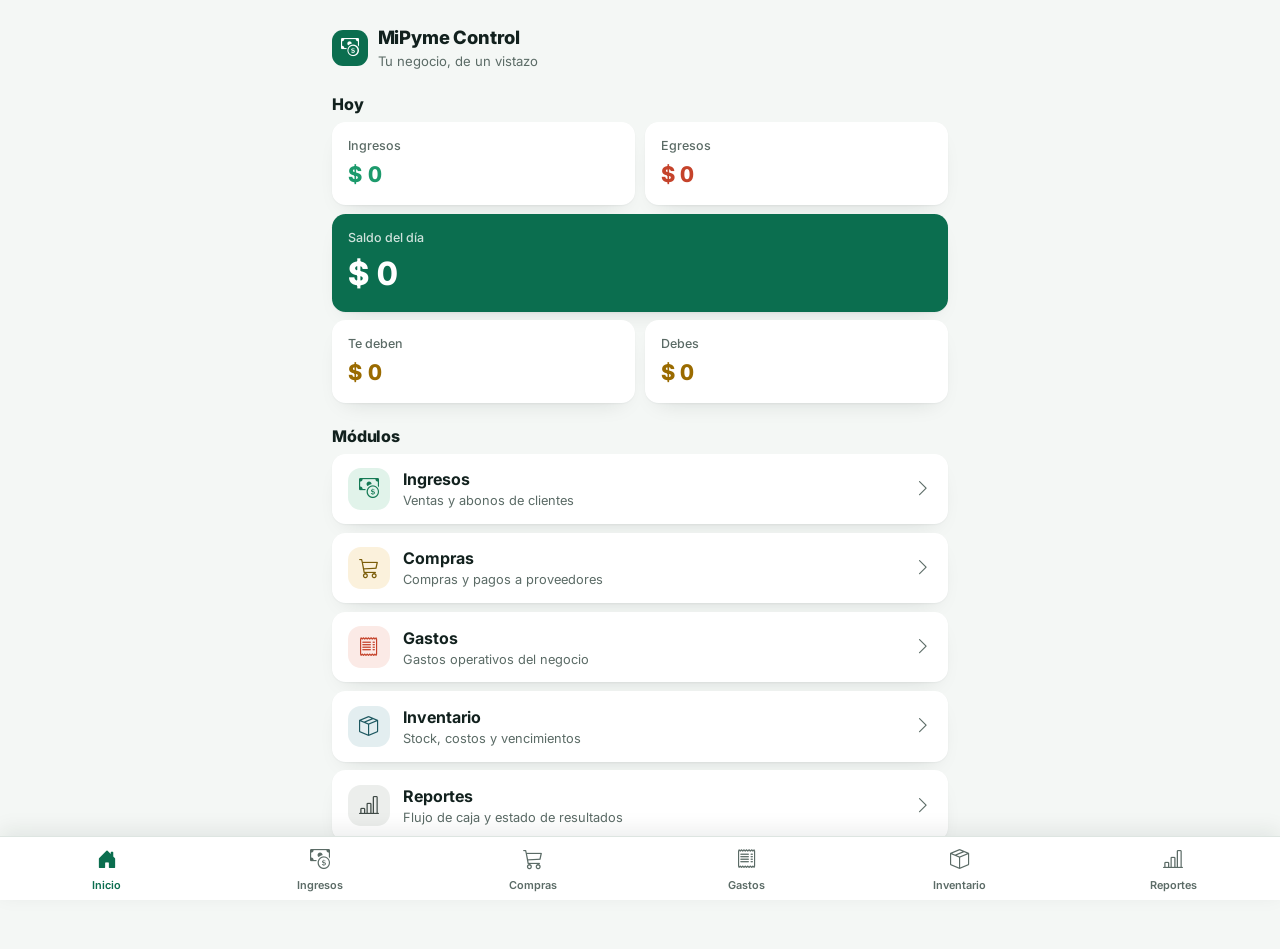
<file: index.html>
<!DOCTYPE html>
<html lang="es">
<head>
<meta charset="UTF-8">
<meta name="viewport" content="width=device-width, initial-scale=1">
<title>MiPyme Control</title>
<link rel="icon" href="data:image/svg+xml,%3Csvg xmlns='http://www.w3.org/2000/svg' viewBox='0 0 24 24'%3E%3Ccircle cx='12' cy='12' r='11' fill='%230B6E4F'/%3E%3Cpath d='M12 5v14M15.5 8.5c0-1.5-1.5-2-3-2s-3 .8-3 2c0 3 6 1.5 6 4.5 0 1.5-1.5 2.3-3 2.3s-3-.7-3-2.3' stroke='white' stroke-width='1.6' fill='none' stroke-linecap='round'/%3E%3C/svg%3E">
<link rel="preconnect" href="https://fonts.googleapis.com">
<link href="https://fonts.googleapis.com/css2?family=Inter:wght@400;500;600;700;800&display=swap" rel="stylesheet">
<link href="https://cdn.jsdelivr.net/npm/bootstrap@5.3.3/dist/css/bootstrap.min.css" rel="stylesheet">
<link href="https://cdn.jsdelivr.net/npm/bootstrap-icons@1.11.3/font/bootstrap-icons.min.css" rel="stylesheet">
<link href="css/styles.css" rel="stylesheet">
</head>
<body data-pagina="index">
<main class="container py-4 fade-in-up">

  <div class="brand-lockup mb-4">
    <div class="brand-mark"><i class="bi bi-cash-coin"></i></div>
    <div>
      <div class="fw-brand" style="font-size:1.15rem">MiPyme Control</div>
      <div class="text-secondary-app" style="font-size:.82rem">Tu negocio, de un vistazo</div>
    </div>
  </div>

  <h2 class="h6 fw-brand mb-2">Hoy</h2>
  <div class="summary-grid mb-2">
    <div class="summary-tile">
      <span class="summary-tile-label">Ingresos</span>
      <span class="summary-tile-value amount-positive" id="sumIngresos">-</span>
    </div>
    <div class="summary-tile">
      <span class="summary-tile-label">Egresos</span>
      <span class="summary-tile-value amount-negative" id="sumEgresos">-</span>
    </div>
    <div class="summary-tile is-total">
      <span class="summary-tile-label">Saldo del día</span>
      <span class="summary-tile-value" id="sumSaldo">-</span>
    </div>
  </div>

  <div class="summary-grid mb-4">
    <div class="summary-tile">
      <span class="summary-tile-label">Te deben</span>
      <span class="summary-tile-value amount-pending" id="sumTeDeben">-</span>
    </div>
    <div class="summary-tile">
      <span class="summary-tile-label">Debes</span>
      <span class="summary-tile-value amount-pending" id="sumDebes">-</span>
    </div>
  </div>

  <div class="alert-section mb-4">
    <h2 class="h6 fw-brand mb-2">Alertas</h2>
    <div class="alert-list" id="listaAlertas"></div>
  </div>

  <h2 class="h6 fw-brand mb-2">Módulos</h2>
  <div class="module-list">
    <a href="ingresos.html" class="module-item">
      <div class="module-item-icon bg-success-subtle text-success"><i class="bi bi-cash-coin"></i></div>
      <div class="module-item-text">
        <div class="module-item-title">Ingresos</div>
        <div class="module-item-hint">Ventas y abonos de clientes</div>
      </div>
      <i class="bi bi-chevron-right module-item-chevron"></i>
    </a>
    <a href="compras.html" class="module-item">
      <div class="module-item-icon bg-warning-subtle text-warning-emphasis"><i class="bi bi-cart3"></i></div>
      <div class="module-item-text">
        <div class="module-item-title">Compras</div>
        <div class="module-item-hint">Compras y pagos a proveedores</div>
      </div>
      <i class="bi bi-chevron-right module-item-chevron"></i>
    </a>
    <a href="gastos.html" class="module-item">
      <div class="module-item-icon bg-danger-subtle text-danger"><i class="bi bi-receipt"></i></div>
      <div class="module-item-text">
        <div class="module-item-title">Gastos</div>
        <div class="module-item-hint">Gastos operativos del negocio</div>
      </div>
      <i class="bi bi-chevron-right module-item-chevron"></i>
    </a>
    <a href="inventario.html" class="module-item">
      <div class="module-item-icon bg-info-subtle text-info-emphasis"><i class="bi bi-box-seam"></i></div>
      <div class="module-item-text">
        <div class="module-item-title">Inventario</div>
        <div class="module-item-hint">Stock, costos y vencimientos</div>
      </div>
      <i class="bi bi-chevron-right module-item-chevron"></i>
    </a>
    <a href="reportes.html" class="module-item">
      <div class="module-item-icon bg-secondary-subtle text-secondary-emphasis"><i class="bi bi-bar-chart-line"></i></div>
      <div class="module-item-text">
        <div class="module-item-title">Reportes</div>
        <div class="module-item-hint">Flujo de caja y estado de resultados</div>
      </div>
      <i class="bi bi-chevron-right module-item-chevron"></i>
    </a>
  </div>

</main>
<script src="https://cdn.jsdelivr.net/npm/bootstrap@5.3.3/dist/js/bootstrap.bundle.min.js"></script>
<script src="js/storage.js"></script>
<script src="js/utils.js"></script>
<script src="js/ui.js"></script>
<script src="js/dashboard.js"></script>
</body>
</html>
</file>
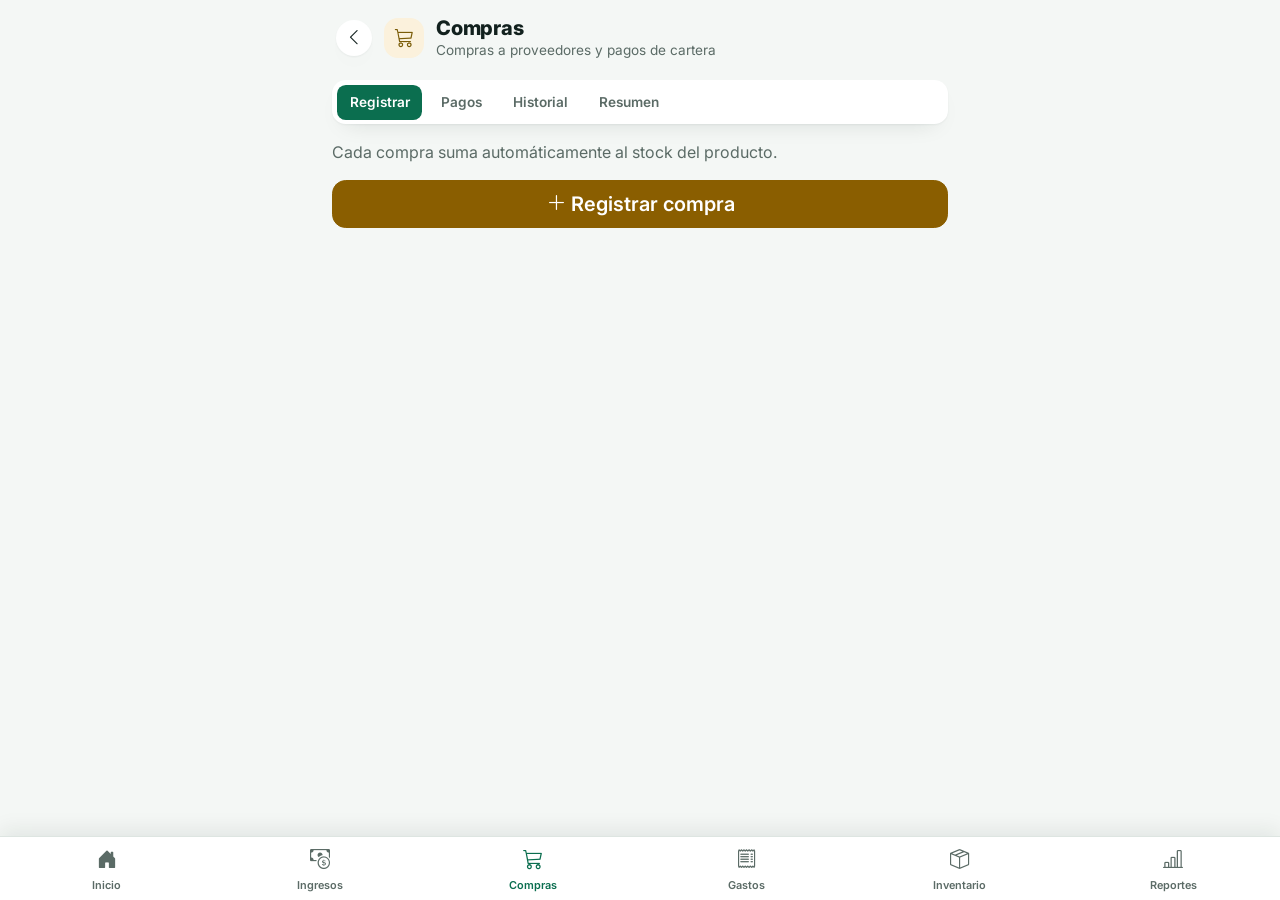
<file: compras.html>
<!DOCTYPE html>
<html lang="es">
<head>
<meta charset="UTF-8">
<meta name="viewport" content="width=device-width, initial-scale=1">
<title>Compras · MiPyme Control</title>
<link rel="icon" href="data:image/svg+xml,%3Csvg xmlns='http://www.w3.org/2000/svg' viewBox='0 0 24 24'%3E%3Ccircle cx='12' cy='12' r='11' fill='%230B6E4F'/%3E%3Cpath d='M12 5v14M15.5 8.5c0-1.5-1.5-2-3-2s-3 .8-3 2c0 3 6 1.5 6 4.5 0 1.5-1.5 2.3-3 2.3s-3-.7-3-2.3' stroke='white' stroke-width='1.6' fill='none' stroke-linecap='round'/%3E%3C/svg%3E">
<link rel="preconnect" href="https://fonts.googleapis.com">
<link href="https://fonts.googleapis.com/css2?family=Inter:wght@400;500;600;700;800&display=swap" rel="stylesheet">
<link href="https://cdn.jsdelivr.net/npm/bootstrap@5.3.3/dist/css/bootstrap.min.css" rel="stylesheet">
<link href="https://cdn.jsdelivr.net/npm/bootstrap-icons@1.11.3/font/bootstrap-icons.min.css" rel="stylesheet">
<link href="css/styles.css" rel="stylesheet">
</head>
<body data-pagina="compras">

<header class="app-header">
  <a href="index.html" class="app-header-back" aria-label="Volver al inicio"><i class="bi bi-chevron-left"></i></a>
  <div class="app-header-icon bg-warning-subtle text-warning-emphasis"><i class="bi bi-cart3"></i></div>
  <div class="app-header-text">
    <h1 class="app-header-title">Compras</h1>
    <p class="app-header-subtitle">Compras a proveedores y pagos de cartera</p>
  </div>
</header>

<main class="container py-3 fade-in-up">

  <ul class="nav nav-tabs" id="tabs" role="tablist">
    <li class="nav-item"><button class="nav-link active" data-bs-toggle="tab" data-bs-target="#tab-registrar" type="button">Registrar</button></li>
    <li class="nav-item"><button class="nav-link" data-bs-toggle="tab" data-bs-target="#tab-pagos" type="button">Pagos</button></li>
    <li class="nav-item"><button class="nav-link" data-bs-toggle="tab" data-bs-target="#tab-historial" type="button">Historial</button></li>
    <li class="nav-item"><button class="nav-link" data-bs-toggle="tab" data-bs-target="#tab-resumen" type="button">Resumen</button></li>
  </ul>

  <div class="tab-content">

    <div class="tab-pane fade show active" id="tab-registrar">
      <p class="text-secondary-app">Cada compra suma automáticamente al stock del producto.</p>
      <button class="btn btn-warning btn-lg w-100" data-bs-toggle="modal" data-bs-target="#modalCompra"><i class="bi bi-plus-lg"></i> Registrar compra</button>
    </div>

    <div class="tab-pane fade" id="tab-pagos">
      <h2 class="h6 fw-brand">Proveedores con saldo pendiente</h2>
      <table class="table table-cards">
        <thead><tr><th>Proveedor</th><th class="text-end">Debemos</th></tr></thead>
        <tbody id="tablaCxP"></tbody>
      </table>

      <h2 class="h6 fw-brand mt-4">Registrar pago</h2>
      <form id="formPago" class="form-inline needs-validation card-surface p-3" novalidate>
        <div class="form-inline-field form-inline-field-grow">
          <label class="form-label">Proveedor</label>
          <input class="form-control" name="proveedorNombre" list="listaProveedores" required>
          <datalist id="listaProveedores"></datalist>
          <div class="invalid-feedback">Indica el proveedor.</div>
        </div>
        <div class="form-inline-field">
          <label class="form-label">Fecha</label>
          <input type="date" class="form-control" name="fecha" required>
        </div>
        <div class="form-inline-field form-inline-field-sm">
          <label class="form-label">Monto</label>
          <input type="text" class="form-control input-moneda" name="monto" placeholder="$ 0" required>
        </div>
        <div class="form-inline-field">
          <label class="form-label">Método</label>
          <div class="d-flex gap-1">
            <select class="form-select" name="metodoPago" required></select>
            <button type="button" class="btn btn-outline-secondary btn-nueva-forma-pago" title="Nuevo método de pago"><i class="bi bi-plus-lg"></i></button>
          </div>
        </div>
        <div class="form-inline-field-btn">
          <button class="btn btn-warning">Pagar</button>
        </div>
      </form>

      <h2 class="h6 fw-brand mt-4">Historial de pagos</h2>
      <table class="table table-cards">
        <thead><tr><th>Fecha</th><th>Proveedor</th><th class="text-end">Monto</th><th>Método</th><th></th></tr></thead>
        <tbody id="tablaHistorialPagos"></tbody>
      </table>
    </div>

    <div class="tab-pane fade" id="tab-historial">
      <div class="row g-2 mb-3">
        <div class="col-6 col-md-3"><input type="date" id="histDesde" class="form-control form-control-sm"></div>
        <div class="col-6 col-md-3"><input type="date" id="histHasta" class="form-control form-control-sm"></div>
        <div class="col-md-3"><button id="btnFiltrarHist" class="btn btn-sm btn-outline-primary">Filtrar</button></div>
      </div>
      <table class="table table-cards">
        <thead><tr><th>Producto</th><th>Fecha</th><th class="text-end">Cant.</th><th class="text-end">Total</th><th>Método</th><th>Proveedor</th><th></th></tr></thead>
        <tbody id="tablaHistorial"></tbody>
      </table>
    </div>

    <div class="tab-pane fade" id="tab-resumen">
      <div class="btn-group mb-3" role="group">
        <button class="btn btn-outline-primary active" data-periodo="dia">Día</button>
        <button class="btn btn-outline-primary" data-periodo="semana">Semana</button>
        <button class="btn btn-outline-primary" data-periodo="mes">Mes</button>
      </div>
      <input type="date" id="resumenFecha" class="form-control form-control-sm d-inline-block w-auto mb-3 ms-2">
      <table class="table card-surface p-2">
        <tbody id="tablaResumen"></tbody>
      </table>
    </div>

  </div>
</main>

<div class="modal fade" id="modalCompra" tabindex="-1">
  <div class="modal-dialog">
    <div class="modal-content">
      <form id="formCompra" class="needs-validation" novalidate>
        <div class="modal-header">
          <h5 class="modal-title fw-brand">Registrar compra</h5>
          <button type="button" class="btn-close" data-bs-dismiss="modal"></button>
        </div>
        <div class="modal-body">
          <div class="mb-2">
            <button type="button" id="btnVoz" class="btn btn-outline-danger btn-voz btn-sm" data-ejemplo="5 camisetas a 15 mil en efectivo de Juan"><i class="bi bi-mic-fill"></i> Dictar compra por voz</button>
            <div id="estadoVoz" class="voice-status"></div>
          </div>
          <div class="mb-2">
            <label class="form-label">Fecha</label>
            <input type="date" name="fecha" class="form-control" required>
          </div>
          <div class="mb-2">
            <label class="form-label">Producto</label>
            <select name="productoId" class="form-select" required></select>
            <div class="invalid-feedback">Selecciona un producto (créalo primero en Inventario).</div>
          </div>
          <div class="row g-2">
            <div class="col-6">
              <label class="form-label">Cantidad</label>
              <input type="number" name="cantidad" min="0.001" step="0.001" value="1" class="form-control" required>
            </div>
            <div class="col-6">
              <label class="form-label">Costo unitario</label>
              <input type="text" name="costoUnitario" class="form-control input-moneda" placeholder="$ 0" required>
            </div>
          </div>
          <div class="mb-2 mt-2">
            <label class="form-label">Método de pago</label>
            <div class="d-flex gap-1">
              <select name="metodoPago" class="form-select" required></select>
              <button type="button" class="btn btn-outline-secondary btn-nueva-forma-pago" title="Nuevo método de pago"><i class="bi bi-plus-lg"></i></button>
            </div>
          </div>
          <div class="mb-2" id="grupoProveedor">
            <label class="form-label">Proveedor (obligatorio si es a crédito)</label>
            <input class="form-control" name="proveedorNombre" list="listaProveedoresCompra">
            <datalist id="listaProveedoresCompra"></datalist>
          </div>
          <div class="mb-2">
            <label class="form-label">Notas</label>
            <input class="form-control" name="notas">
          </div>
        </div>
        <div class="modal-footer">
          <button type="submit" class="btn btn-warning">Guardar compra</button>
        </div>
      </form>
    </div>
  </div>
</div>

<script src="https://cdn.jsdelivr.net/npm/bootstrap@5.3.3/dist/js/bootstrap.bundle.min.js"></script>
<script src="js/storage.js"></script>
<script src="js/utils.js"></script>
<script src="js/voice.js"></script>
<script src="js/ui.js"></script>
<script src="js/compras.js"></script>
</body>
</html>
</file>
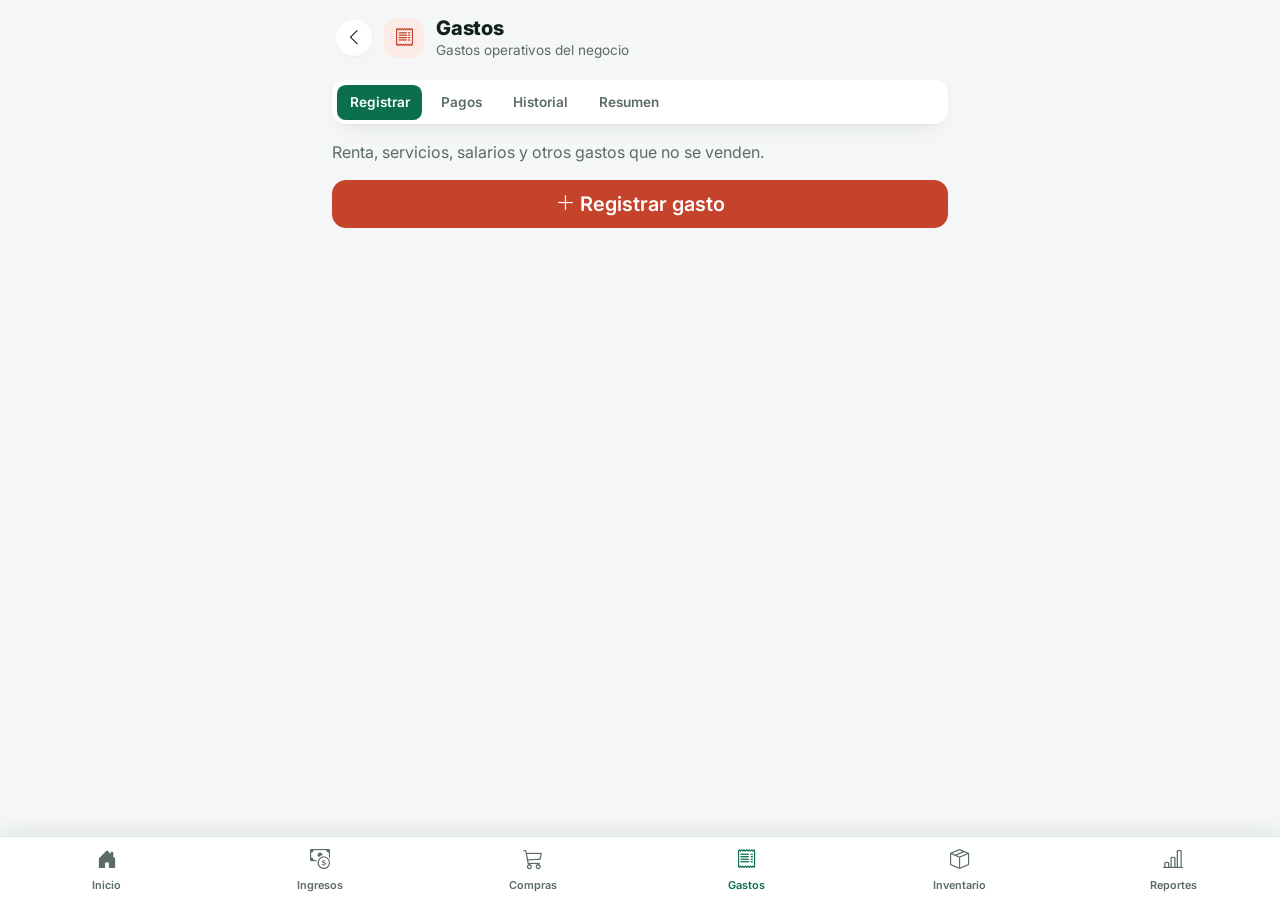
<file: gastos.html>
<!DOCTYPE html>
<html lang="es">
<head>
<meta charset="UTF-8">
<meta name="viewport" content="width=device-width, initial-scale=1">
<title>Gastos · MiPyme Control</title>
<link rel="icon" href="data:image/svg+xml,%3Csvg xmlns='http://www.w3.org/2000/svg' viewBox='0 0 24 24'%3E%3Ccircle cx='12' cy='12' r='11' fill='%230B6E4F'/%3E%3Cpath d='M12 5v14M15.5 8.5c0-1.5-1.5-2-3-2s-3 .8-3 2c0 3 6 1.5 6 4.5 0 1.5-1.5 2.3-3 2.3s-3-.7-3-2.3' stroke='white' stroke-width='1.6' fill='none' stroke-linecap='round'/%3E%3C/svg%3E">
<link rel="preconnect" href="https://fonts.googleapis.com">
<link href="https://fonts.googleapis.com/css2?family=Inter:wght@400;500;600;700;800&display=swap" rel="stylesheet">
<link href="https://cdn.jsdelivr.net/npm/bootstrap@5.3.3/dist/css/bootstrap.min.css" rel="stylesheet">
<link href="https://cdn.jsdelivr.net/npm/bootstrap-icons@1.11.3/font/bootstrap-icons.min.css" rel="stylesheet">
<link href="css/styles.css" rel="stylesheet">
</head>
<body data-pagina="gastos">

<header class="app-header">
  <a href="index.html" class="app-header-back" aria-label="Volver al inicio"><i class="bi bi-chevron-left"></i></a>
  <div class="app-header-icon bg-danger-subtle text-danger"><i class="bi bi-receipt"></i></div>
  <div class="app-header-text">
    <h1 class="app-header-title">Gastos</h1>
    <p class="app-header-subtitle">Gastos operativos del negocio</p>
  </div>
</header>

<main class="container py-3 fade-in-up">

  <ul class="nav nav-tabs" id="tabs" role="tablist">
    <li class="nav-item"><button class="nav-link active" data-bs-toggle="tab" data-bs-target="#tab-registrar" type="button">Registrar</button></li>
    <li class="nav-item"><button class="nav-link" data-bs-toggle="tab" data-bs-target="#tab-pagos" type="button">Pagos</button></li>
    <li class="nav-item"><button class="nav-link" data-bs-toggle="tab" data-bs-target="#tab-historial" type="button">Historial</button></li>
    <li class="nav-item"><button class="nav-link" data-bs-toggle="tab" data-bs-target="#tab-resumen" type="button">Resumen</button></li>
  </ul>

  <div class="tab-content">

    <div class="tab-pane fade show active" id="tab-registrar">
      <p class="text-secondary-app">Renta, servicios, salarios y otros gastos que no se venden.</p>
      <button class="btn btn-danger btn-lg w-100" data-bs-toggle="modal" data-bs-target="#modalGasto"><i class="bi bi-plus-lg"></i> Registrar gasto</button>
    </div>

    <div class="tab-pane fade" id="tab-pagos">
      <h2 class="h6 fw-brand">Gastos a crédito pendientes de pago</h2>
      <table class="table table-cards">
        <thead><tr><th>Concepto</th><th>Fecha</th><th class="text-end">Debemos</th></tr></thead>
        <tbody id="tablaPendientes"></tbody>
      </table>

      <h2 class="h6 fw-brand mt-4">Registrar pago</h2>
      <form id="formPago" class="form-inline needs-validation card-surface p-3" novalidate>
        <div class="form-inline-field form-inline-field-grow">
          <label class="form-label">Gasto</label>
          <select class="form-select" name="gastoId" required></select>
          <div class="invalid-feedback">Elige un gasto pendiente.</div>
        </div>
        <div class="form-inline-field">
          <label class="form-label">Fecha</label>
          <input type="date" class="form-control" name="fecha" required>
        </div>
        <div class="form-inline-field form-inline-field-sm">
          <label class="form-label">Monto</label>
          <input type="text" class="form-control input-moneda" name="monto" placeholder="$ 0" required>
        </div>
        <div class="form-inline-field">
          <label class="form-label">Método</label>
          <div class="d-flex gap-1">
            <select class="form-select" name="metodoPago" required></select>
            <button type="button" class="btn btn-outline-secondary btn-nueva-forma-pago" title="Nuevo método de pago"><i class="bi bi-plus-lg"></i></button>
          </div>
        </div>
        <div class="form-inline-field-btn">
          <button class="btn btn-danger">Pagar</button>
        </div>
      </form>

      <h2 class="h6 fw-brand mt-4">Historial de pagos</h2>
      <table class="table table-cards">
        <thead><tr><th>Fecha</th><th>Concepto</th><th class="text-end">Monto</th><th>Método</th><th></th></tr></thead>
        <tbody id="tablaHistorialPagos"></tbody>
      </table>
    </div>

    <div class="tab-pane fade" id="tab-historial">
      <div class="row g-2 mb-3">
        <div class="col-6 col-md-3"><input type="date" id="histDesde" class="form-control form-control-sm"></div>
        <div class="col-6 col-md-3"><input type="date" id="histHasta" class="form-control form-control-sm"></div>
        <div class="col-md-3"><button id="btnFiltrarHist" class="btn btn-sm btn-outline-primary">Filtrar</button></div>
      </div>
      <table class="table table-cards">
        <thead><tr><th>Concepto</th><th>Fecha</th><th class="text-end">Monto</th><th>Método</th><th></th></tr></thead>
        <tbody id="tablaHistorial"></tbody>
      </table>
    </div>

    <div class="tab-pane fade" id="tab-resumen">
      <div class="btn-group mb-3" role="group">
        <button class="btn btn-outline-primary active" data-periodo="dia">Día</button>
        <button class="btn btn-outline-primary" data-periodo="semana">Semana</button>
        <button class="btn btn-outline-primary" data-periodo="mes">Mes</button>
      </div>
      <input type="date" id="resumenFecha" class="form-control form-control-sm d-inline-block w-auto mb-3 ms-2">
      <table class="table card-surface p-2">
        <tbody id="tablaResumen"></tbody>
      </table>
    </div>

  </div>
</main>

<div class="modal fade" id="modalGasto" tabindex="-1">
  <div class="modal-dialog">
    <div class="modal-content">
      <form id="formGasto" class="needs-validation" novalidate>
        <div class="modal-header">
          <h5 class="modal-title fw-brand">Registrar gasto</h5>
          <button type="button" class="btn-close" data-bs-dismiss="modal"></button>
        </div>
        <div class="modal-body">
          <div class="mb-2">
            <button type="button" id="btnVoz" class="btn btn-outline-danger btn-voz btn-sm" data-ejemplo="Arriendo 50 mil en efectivo"><i class="bi bi-mic-fill"></i> Dictar gasto por voz</button>
            <div id="estadoVoz" class="voice-status"></div>
          </div>
          <div class="mb-2">
            <label class="form-label">Fecha</label>
            <input type="date" name="fecha" class="form-control" required>
          </div>
          <div class="mb-2">
            <label class="form-label">Concepto</label>
            <input class="form-control" name="concepto" required placeholder="Ej: Arriendo, servicios, transporte">
            <div class="invalid-feedback">Describe el gasto.</div>
          </div>
          <div class="mb-2">
            <label class="form-label">Monto</label>
            <input type="text" name="monto" class="form-control input-moneda" placeholder="$ 0" required>
          </div>
          <div class="mb-2">
            <label class="form-label">Método de pago</label>
            <div class="d-flex gap-1">
              <select name="metodoPago" class="form-select" required></select>
              <button type="button" class="btn btn-outline-secondary btn-nueva-forma-pago" title="Nuevo método de pago"><i class="bi bi-plus-lg"></i></button>
            </div>
          </div>
          <div class="mb-2">
            <label class="form-label">Notas</label>
            <input class="form-control" name="notas">
          </div>
        </div>
        <div class="modal-footer">
          <button type="submit" class="btn btn-danger">Guardar gasto</button>
        </div>
      </form>
    </div>
  </div>
</div>

<script src="https://cdn.jsdelivr.net/npm/bootstrap@5.3.3/dist/js/bootstrap.bundle.min.js"></script>
<script src="js/storage.js"></script>
<script src="js/utils.js"></script>
<script src="js/voice.js"></script>
<script src="js/ui.js"></script>
<script src="js/gastos.js"></script>
</body>
</html>
</file>
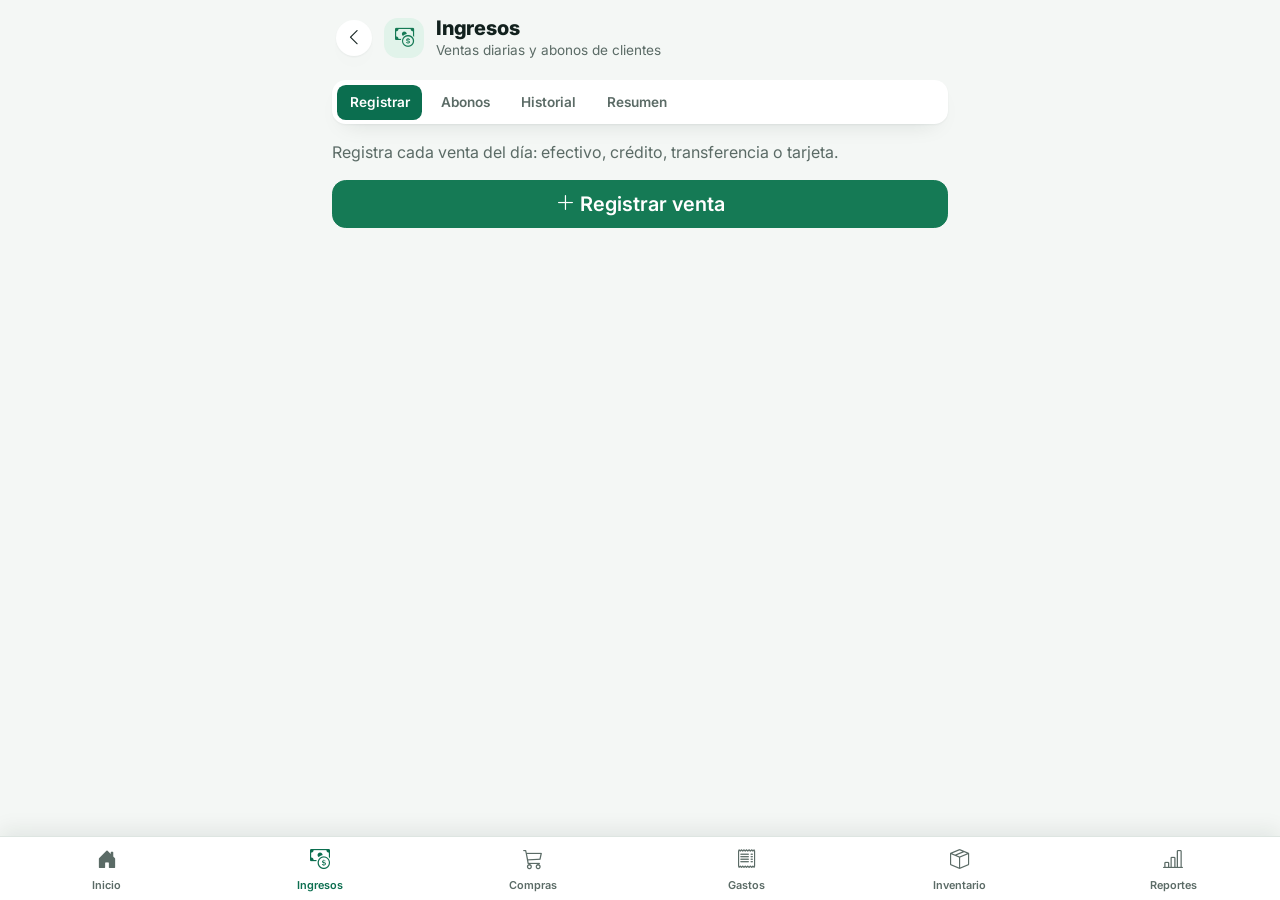
<file: ingresos.html>
<!DOCTYPE html>
<html lang="es">
<head>
<meta charset="UTF-8">
<meta name="viewport" content="width=device-width, initial-scale=1">
<title>Ingresos · MiPyme Control</title>
<link rel="icon" href="data:image/svg+xml,%3Csvg xmlns='http://www.w3.org/2000/svg' viewBox='0 0 24 24'%3E%3Ccircle cx='12' cy='12' r='11' fill='%230B6E4F'/%3E%3Cpath d='M12 5v14M15.5 8.5c0-1.5-1.5-2-3-2s-3 .8-3 2c0 3 6 1.5 6 4.5 0 1.5-1.5 2.3-3 2.3s-3-.7-3-2.3' stroke='white' stroke-width='1.6' fill='none' stroke-linecap='round'/%3E%3C/svg%3E">
<link rel="preconnect" href="https://fonts.googleapis.com">
<link href="https://fonts.googleapis.com/css2?family=Inter:wght@400;500;600;700;800&display=swap" rel="stylesheet">
<link href="https://cdn.jsdelivr.net/npm/bootstrap@5.3.3/dist/css/bootstrap.min.css" rel="stylesheet">
<link href="https://cdn.jsdelivr.net/npm/bootstrap-icons@1.11.3/font/bootstrap-icons.min.css" rel="stylesheet">
<link href="css/styles.css" rel="stylesheet">
</head>
<body data-pagina="ingresos">

<header class="app-header">
  <a href="index.html" class="app-header-back" aria-label="Volver al inicio"><i class="bi bi-chevron-left"></i></a>
  <div class="app-header-icon bg-success-subtle text-success"><i class="bi bi-cash-coin"></i></div>
  <div class="app-header-text">
    <h1 class="app-header-title">Ingresos</h1>
    <p class="app-header-subtitle">Ventas diarias y abonos de clientes</p>
  </div>
</header>

<main class="container py-3 fade-in-up">

  <ul class="nav nav-tabs" id="tabs" role="tablist">
    <li class="nav-item"><button class="nav-link active" data-bs-toggle="tab" data-bs-target="#tab-registrar" type="button">Registrar</button></li>
    <li class="nav-item"><button class="nav-link" data-bs-toggle="tab" data-bs-target="#tab-abonos" type="button">Abonos</button></li>
    <li class="nav-item"><button class="nav-link" data-bs-toggle="tab" data-bs-target="#tab-historial" type="button">Historial</button></li>
    <li class="nav-item"><button class="nav-link" data-bs-toggle="tab" data-bs-target="#tab-resumen" type="button">Resumen</button></li>
  </ul>

  <div class="tab-content">

    <div class="tab-pane fade show active" id="tab-registrar">
      <p class="text-secondary-app">Registra cada venta del día: efectivo, crédito, transferencia o tarjeta.</p>
      <button class="btn btn-success btn-lg w-100" data-bs-toggle="modal" data-bs-target="#modalVenta"><i class="bi bi-plus-lg"></i> Registrar venta</button>
    </div>

    <div class="tab-pane fade" id="tab-abonos">
      <h2 class="h6 fw-brand">Clientes con saldo pendiente</h2>
      <table class="table table-cards">
        <thead><tr><th>Cliente</th><th class="text-end">Debe</th><th></th></tr></thead>
        <tbody id="tablaCxC"></tbody>
      </table>

      <h2 class="h6 fw-brand mt-4">Registrar abono</h2>
      <form id="formAbono" class="form-inline needs-validation card-surface p-3" novalidate>
        <div class="form-inline-field form-inline-field-grow">
          <label class="form-label">Cliente</label>
          <input class="form-control" name="clienteNombre" list="listaClientes" required>
          <datalist id="listaClientes"></datalist>
          <div class="invalid-feedback">Indica el cliente.</div>
        </div>
        <div class="form-inline-field">
          <label class="form-label">Fecha</label>
          <input type="date" class="form-control" name="fecha" required>
        </div>
        <div class="form-inline-field form-inline-field-sm">
          <label class="form-label">Monto</label>
          <input type="text" class="form-control input-moneda" name="monto" placeholder="$ 0" required>
        </div>
        <div class="form-inline-field">
          <label class="form-label">Método</label>
          <div class="d-flex gap-1">
            <select class="form-select" name="metodoPago" required></select>
            <button type="button" class="btn btn-outline-secondary btn-nueva-forma-pago" title="Nuevo método de pago"><i class="bi bi-plus-lg"></i></button>
          </div>
        </div>
        <div class="form-inline-field-btn">
          <button class="btn btn-success">Abonar</button>
        </div>
      </form>

      <h2 class="h6 fw-brand mt-4">Historial de abonos</h2>
      <table class="table table-cards">
        <thead><tr><th>Fecha</th><th>Cliente</th><th class="text-end">Monto</th><th>Método</th><th></th></tr></thead>
        <tbody id="tablaHistorialAbonos"></tbody>
      </table>
    </div>

    <div class="tab-pane fade" id="tab-historial">
      <div class="row g-2 mb-3">
        <div class="col-6 col-md-3"><input type="date" id="histDesde" class="form-control form-control-sm"></div>
        <div class="col-6 col-md-3"><input type="date" id="histHasta" class="form-control form-control-sm"></div>
        <div class="col-md-3"><button id="btnFiltrarHist" class="btn btn-sm btn-outline-primary">Filtrar</button></div>
      </div>
      <table class="table table-cards">
        <thead><tr><th>Producto</th><th>Fecha</th><th class="text-end">Cant.</th><th class="text-end">Total</th><th>Método</th><th>Cliente</th><th></th></tr></thead>
        <tbody id="tablaHistorial"></tbody>
      </table>
    </div>

    <div class="tab-pane fade" id="tab-resumen">
      <div class="btn-group mb-3" role="group">
        <button class="btn btn-outline-primary active" data-periodo="dia">Día</button>
        <button class="btn btn-outline-primary" data-periodo="semana">Semana</button>
        <button class="btn btn-outline-primary" data-periodo="mes">Mes</button>
      </div>
      <input type="date" id="resumenFecha" class="form-control form-control-sm d-inline-block w-auto mb-3 ms-2">
      <table class="table card-surface p-2">
        <tbody id="tablaResumen"></tbody>
      </table>
    </div>

  </div>
</main>

<div class="modal fade" id="modalVenta" tabindex="-1">
  <div class="modal-dialog">
    <div class="modal-content">
      <form id="formVenta" class="needs-validation" novalidate>
        <div class="modal-header">
          <h5 class="modal-title fw-brand">Registrar venta</h5>
          <button type="button" class="btn-close" data-bs-dismiss="modal"></button>
        </div>
        <div class="modal-body">
          <div class="mb-2">
            <button type="button" id="btnVoz" class="btn btn-outline-danger btn-voz btn-sm" data-ejemplo="3 camisetas a 20 mil en efectivo para Juan"><i class="bi bi-mic-fill"></i> Dictar venta por voz</button>
            <div id="estadoVoz" class="voice-status"></div>
          </div>
          <div class="mb-2">
            <label class="form-label">Fecha</label>
            <input type="date" name="fecha" class="form-control" required>
          </div>
          <div class="mb-2">
            <label class="form-label">Producto</label>
            <select name="productoId" class="form-select" required></select>
            <div class="invalid-feedback">Selecciona un producto (créalo primero en Inventario).</div>
          </div>
          <div class="row g-2">
            <div class="col-6">
              <label class="form-label">Cantidad</label>
              <input type="number" name="cantidad" min="0.001" step="0.001" value="1" class="form-control" required>
            </div>
            <div class="col-6">
              <label class="form-label">Precio unitario</label>
              <input type="text" name="precioUnitario" class="form-control input-moneda" placeholder="$ 0" required>
            </div>
          </div>
          <div class="mb-2 mt-2">
            <label class="form-label">Método de pago</label>
            <div class="d-flex gap-1">
              <select name="metodoPago" class="form-select" required></select>
              <button type="button" class="btn btn-outline-secondary btn-nueva-forma-pago" title="Nuevo método de pago"><i class="bi bi-plus-lg"></i></button>
            </div>
          </div>
          <div class="mb-2" id="grupoCliente">
            <label class="form-label">Cliente (obligatorio si es a crédito)</label>
            <input class="form-control" name="clienteNombre" list="listaClientesVenta">
            <datalist id="listaClientesVenta"></datalist>
          </div>
          <div class="mb-2">
            <label class="form-label">Notas</label>
            <input class="form-control" name="notas">
          </div>
        </div>
        <div class="modal-footer">
          <button type="submit" class="btn btn-success">Guardar venta</button>
        </div>
      </form>
    </div>
  </div>
</div>

<script src="https://cdn.jsdelivr.net/npm/bootstrap@5.3.3/dist/js/bootstrap.bundle.min.js"></script>
<script src="js/storage.js"></script>
<script src="js/utils.js"></script>
<script src="js/voice.js"></script>
<script src="js/ui.js"></script>
<script src="js/ingresos.js"></script>
</body>
</html>
</file>
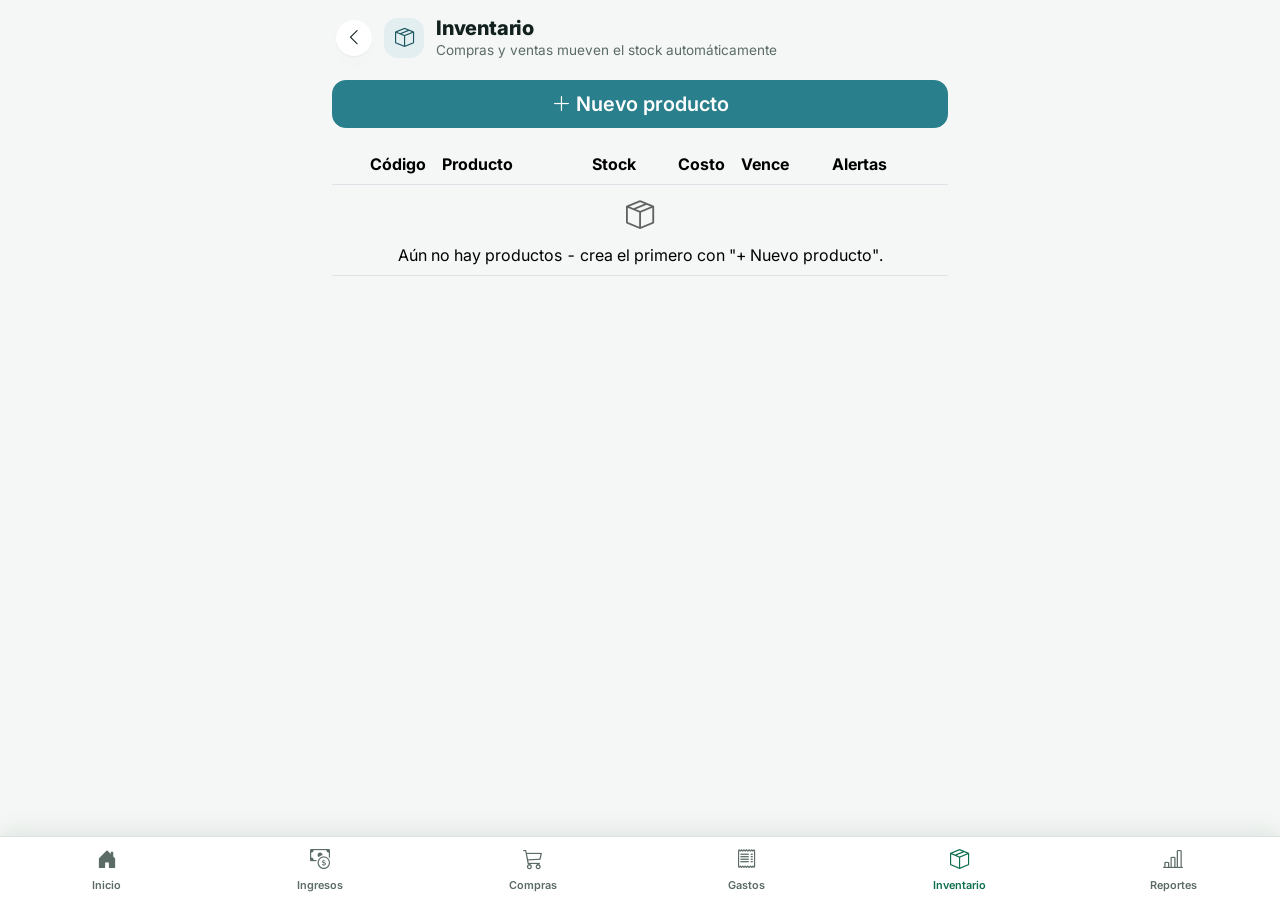
<file: inventario.html>
<!DOCTYPE html>
<html lang="es">
<head>
<meta charset="UTF-8">
<meta name="viewport" content="width=device-width, initial-scale=1">
<title>Inventario · MiPyme Control</title>
<link rel="icon" href="data:image/svg+xml,%3Csvg xmlns='http://www.w3.org/2000/svg' viewBox='0 0 24 24'%3E%3Ccircle cx='12' cy='12' r='11' fill='%230B6E4F'/%3E%3Cpath d='M12 5v14M15.5 8.5c0-1.5-1.5-2-3-2s-3 .8-3 2c0 3 6 1.5 6 4.5 0 1.5-1.5 2.3-3 2.3s-3-.7-3-2.3' stroke='white' stroke-width='1.6' fill='none' stroke-linecap='round'/%3E%3C/svg%3E">
<link rel="preconnect" href="https://fonts.googleapis.com">
<link href="https://fonts.googleapis.com/css2?family=Inter:wght@400;500;600;700;800&display=swap" rel="stylesheet">
<link href="https://cdn.jsdelivr.net/npm/bootstrap@5.3.3/dist/css/bootstrap.min.css" rel="stylesheet">
<link href="https://cdn.jsdelivr.net/npm/bootstrap-icons@1.11.3/font/bootstrap-icons.min.css" rel="stylesheet">
<link href="css/styles.css" rel="stylesheet">
</head>
<body data-pagina="inventario">

<header class="app-header">
  <a href="index.html" class="app-header-back" aria-label="Volver al inicio"><i class="bi bi-chevron-left"></i></a>
  <div class="app-header-icon bg-info-subtle text-info-emphasis"><i class="bi bi-box-seam"></i></div>
  <div class="app-header-text">
    <h1 class="app-header-title">Inventario</h1>
    <p class="app-header-subtitle">Compras y ventas mueven el stock automáticamente</p>
  </div>
</header>

<main class="container py-3 fade-in-up">
  <button class="btn btn-info btn-lg w-100 mb-3" id="btnNuevoProducto"><i class="bi bi-plus-lg"></i> Nuevo producto</button>

  <table class="table table-cards">
    <thead><tr><th class="text-end">Código</th><th>Producto</th><th class="text-end">Stock</th><th class="text-end">Costo</th><th>Vence</th><th>Alertas</th><th></th></tr></thead>
    <tbody id="tablaProductos"></tbody>
  </table>
</main>

<div class="modal fade" id="modalProducto" tabindex="-1">
  <div class="modal-dialog">
    <div class="modal-content">
      <form id="formProducto" class="needs-validation" novalidate>
        <input type="hidden" name="id">
        <div class="modal-header">
          <h5 class="modal-title fw-brand" id="tituloModalProducto">Nuevo producto</h5>
          <button type="button" class="btn-close" data-bs-dismiss="modal"></button>
        </div>
        <div class="modal-body">
          <div class="mb-2">
            <label class="form-label">Nombre</label>
            <input class="form-control" name="nombre" required>
          </div>
          <div class="row g-2">
            <div class="col-6">
              <label class="form-label">Unidad</label>
              <input class="form-control" name="unidad" placeholder="unidad, kg, caja..." value="unidad" required>
            </div>
            <div class="col-6" id="grupoStockInicial">
              <label class="form-label">Stock inicial</label>
              <input type="number" class="form-control" name="stock" min="0" step="0.001" value="0" required>
            </div>
          </div>
          <p class="text-secondary-app small mb-0 d-none" id="notaStockCero">Si ya tienes existencias de este producto, indica cuántas y a qué costo. Si empiezas en 0, el costo se calculará solo con tu primera compra.</p>
          <div class="row g-2 mt-1">
            <div class="col-6">
              <label class="form-label">Stock mínimo (alerta)</label>
              <input type="number" class="form-control" name="stockMinimo" min="0" step="0.001" value="0" required>
            </div>
            <div class="col-6">
              <label class="form-label">Vence (opcional)</label>
              <input type="date" class="form-control" name="fechaVencimiento">
            </div>
          </div>
          <div class="row g-2 mt-1" id="grupoCostoInicial">
            <div class="col-12">
              <label class="form-label">Costo unitario</label>
              <input type="text" class="form-control input-moneda" name="costoUnitario" placeholder="$ 0" required>
            </div>
          </div>
          <p class="text-secondary-app small mb-0 d-none" id="notaEdicion">El stock y el costo se calculan solos a partir de las compras y ventas - para corregirlos, corrige la compra o venta desde su historial.</p>
        </div>
        <div class="modal-footer">
          <button type="submit" class="btn btn-info" id="btnGuardarProducto">Guardar producto</button>
        </div>
      </form>
    </div>
  </div>
</div>

<script src="https://cdn.jsdelivr.net/npm/bootstrap@5.3.3/dist/js/bootstrap.bundle.min.js"></script>
<script src="js/storage.js"></script>
<script src="js/utils.js"></script>
<script src="js/ui.js"></script>
<script src="js/inventario.js"></script>
</body>
</html>
</file>
<file: css/styles.css>
/* =========================================================
   MiPyme Control - Sistema de diseño
   Tokens + retint de Bootstrap (mismos componentes, paleta propia)
   ========================================================= */
:root{
  /* ---- paleta ---- */
  --color-ink: #12211E;
  --color-bg: #F4F7F5;
  --color-surface: #FFFFFF;
  --color-border: #DDE5E1;
  --color-text-secondary: #5B6B66;

  --color-brand: #0B6E4F;
  --color-brand-dark: #084F39;
  --color-positive: #1C9A6C;
  --color-negative: #C5432B;
  --color-pending: #9A6B00;

  --shadow-card: 0 1px 2px rgba(18,33,30,.05), 0 10px 24px -14px rgba(18,33,30,.18);
  --shadow-card-lg: 0 4px 8px rgba(18,33,30,.06), 0 20px 40px -20px rgba(18,33,30,.25);

  /* ---- retint de Bootstrap: mismos componentes (btn, badge, tabs, subtle-bg), paleta propia ---- */
  --bs-body-font-family: 'Inter', system-ui, sans-serif;
  --bs-body-bg: var(--color-bg);
  --bs-body-color: var(--color-ink);
  --bs-border-radius: .85rem;
  --bs-border-radius-sm: .6rem;
  --bs-border-radius-lg: 1.1rem;

  --bs-primary: var(--color-brand);
  --bs-primary-rgb: 11,110,79;
  --bs-primary-text-emphasis: var(--color-brand-dark);
  --bs-primary-bg-subtle: #E1F3EA;
  --bs-primary-border-subtle: #B9E3CC;
  --bs-link-color: var(--color-brand);
  --bs-link-hover-color: var(--color-brand-dark);

  /* --bs-success / --bs-warning son para componentes SOLIDOS (botones, badges, toasts) y deben
     soportar texto blanco a >=4.5:1; por eso son mas oscuros que --color-positive (texto sobre blanco)
     y que los tokens -bg-subtle/-text-emphasis (fondos claros de iconos), que no cambian. */
  --bs-success: #157A55;
  --bs-success-rgb: 21,122,85;
  --bs-success-text-emphasis: var(--color-brand-dark);
  --bs-success-bg-subtle: #E1F3EA;
  --bs-success-border-subtle: #B9E3CC;

  --bs-danger: var(--color-negative);
  --bs-danger-rgb: 197,67,43;
  --bs-danger-text-emphasis: #8F3220;
  --bs-danger-bg-subtle: #FBEAE6;
  --bs-danger-border-subtle: #F0C4B8;

  --bs-warning: #8A5E00;
  --bs-warning-rgb: 138,94,0;
  --bs-warning-text-emphasis: #7A5C08;
  --bs-warning-bg-subtle: #FBF1DC;
  --bs-warning-border-subtle: #F0DBA0;

  --bs-info: #2A7F8C;
  --bs-info-rgb: 42,127,140;
  --bs-info-text-emphasis: #1D5860;
  --bs-info-bg-subtle: #E3EEF0;
  --bs-info-border-subtle: #BBD8DC;

  --bs-secondary: #55645F;
  --bs-secondary-rgb: 85,100,95;
  --bs-secondary-text-emphasis: #3F4A46;
  --bs-secondary-bg-subtle: #ECEEEC;
  --bs-secondary-border-subtle: #D6DAD7;
}

*:focus-visible{ outline: 2px solid var(--color-brand); outline-offset: 2px; }

body{ background: var(--bs-body-bg); padding-bottom: 84px; }

.fw-brand{ font-family:'Inter', sans-serif; font-weight:800; letter-spacing:-.01em; }

main.app-main, main.container{ max-width: 640px; }

.text-secondary-app{ color: var(--color-text-secondary); }

/* números de dinero: tabular para que alineen en columna, nunca texto plano */
.amount, .table-cards td, td.text-end, th.text-end{ font-variant-numeric: tabular-nums; }
.amount{ font-weight:700; font-variant-numeric: tabular-nums; }
.amount-lg{ font-weight:800; font-size:1.9rem; letter-spacing:-.02em; font-variant-numeric: tabular-nums; }
.amount-positive{ color: var(--color-positive); }
.amount-negative{ color: var(--color-negative); }
.amount-pending{ color: var(--color-pending); }
.amount-neutral{ color: var(--color-ink); }

/* ---- entrada de página ---- */
@keyframes fadeInUp{ from{opacity:0; transform:translateY(8px);} to{opacity:1; transform:translateY(0);} }
.fade-in-up{ animation: fadeInUp .3s ease-out both; }

/* =========================================================
   Encabezado de página (reemplaza el navbar superior)
   ========================================================= */
.app-header{
  display:flex; align-items:center; gap:.75rem;
  padding: 1rem 1rem .25rem;
  max-width: 640px; margin: 0 auto;
}
.app-header-back{
  display:flex; align-items:center; justify-content:center;
  width:2.25rem; height:2.25rem; border-radius:50%;
  color: var(--color-ink); background: var(--color-surface);
  box-shadow: var(--shadow-card); flex-shrink:0; font-size:1.1rem;
  text-decoration:none; transition: transform .1s ease;
}
.app-header-back:active{ transform: scale(.92); }
.app-header-icon{
  width:2.5rem; height:2.5rem; border-radius: 14px;
  display:flex; align-items:center; justify-content:center; font-size:1.2rem; flex-shrink:0;
}
.app-header-title{ font-family:'Inter',sans-serif; font-weight:800; font-size:1.25rem; margin:0; letter-spacing:-.01em; }
.app-header-subtitle{ margin:0; font-size:.85rem; color: var(--color-text-secondary); }

/* ---- home ---- */
.brand-lockup{ display:flex; align-items:center; gap:.6rem; }
.brand-mark{
  width:2.25rem; height:2.25rem; border-radius:11px; background: var(--color-brand);
  display:flex; align-items:center; justify-content:center; color:#fff; font-size:1.1rem; flex-shrink:0;
}

/* =========================================================
   Cards / superficies
   ========================================================= */
.card-surface{
  background: var(--color-surface); border-radius: var(--bs-border-radius-lg);
  box-shadow: var(--shadow-card); border: 1px solid var(--color-border);
}

/* tarjetas resumen del dashboard */
.summary-grid{ display:grid; grid-template-columns: 1fr 1fr; gap:.6rem; }
.summary-tile{
  background: var(--color-surface); border-radius: var(--bs-border-radius);
  box-shadow: var(--shadow-card); padding: .9rem 1rem;
  display:flex; flex-direction:column; gap:.15rem;
}
.summary-tile-label{ font-size:.78rem; color: var(--color-text-secondary); font-weight:500; }
.summary-tile-value{ font-size:1.35rem; font-weight:800; font-variant-numeric: tabular-nums; letter-spacing:-.01em; }
.summary-tile.is-total{ grid-column: 1 / -1; background: var(--color-brand); color:#fff; }
.summary-tile.is-total .summary-tile-label{ color: rgba(255,255,255,.8); }
.summary-tile.is-total .summary-tile-value{ font-size:2rem; }
/* Saldo negativo: se cambia el fondo (no el color del texto, que sigue blanco) para mantener buen
   contraste siempre - un texto "warning" sobre el verde de marca casi no se distinguía. */
.summary-tile.is-total.is-negative{ background: #8F2F1A; }

/* menu de modulos en home */
.module-list{ display:flex; flex-direction:column; gap:.55rem; }
.module-item{
  display:flex; align-items:center; gap:.85rem; padding: .85rem 1rem;
  background: var(--color-surface); border-radius: var(--bs-border-radius);
  box-shadow: var(--shadow-card); text-decoration:none; color: var(--color-ink);
  transition: transform .12s ease, box-shadow .12s ease;
}
.module-item:hover{ transform: translateY(-2px); box-shadow: var(--shadow-card-lg); color: var(--color-ink); }
.module-item:active{ transform: scale(.98); }
.module-item-icon{
  width:2.6rem; height:2.6rem; border-radius:13px; display:flex; align-items:center; justify-content:center;
  font-size:1.25rem; flex-shrink:0;
}
.module-item-text{ flex:1; min-width:0; }
.module-item-title{ font-weight:700; font-size:1rem; }
.module-item-hint{ font-size:.8rem; color: var(--color-text-secondary); }
.module-item-chevron{ color: var(--color-text-secondary); font-size:1.1rem; flex-shrink:0; }

/* ---- alertas del dashboard ---- */
.alert-list{ display:flex; flex-direction:column; gap:.5rem; }
.alert-row{
  display:flex; align-items:center; gap:.65rem; padding:.7rem .9rem;
  background: var(--bs-danger-bg-subtle); border:1px solid var(--bs-danger-border-subtle);
  border-radius: var(--bs-border-radius); font-size:.88rem;
  color: var(--color-ink); text-decoration:none; font-weight:500;
}
.alert-row i{ color: var(--color-negative); font-size:1.1rem; flex-shrink:0; }
.alert-row.is-warning{ background: var(--bs-warning-bg-subtle); border-color: var(--bs-warning-border-subtle); }
.alert-row.is-warning i{ color:#7A5C08; }

/* =========================================================
   Tabs (segmented control en vez de nav-tabs clásico)
   ========================================================= */
.nav-tabs{
  border-bottom:0; gap:.35rem; background: var(--color-surface);
  padding:.3rem; border-radius: var(--bs-border-radius); box-shadow: var(--shadow-card);
  flex-wrap: nowrap; overflow-x:auto;
}
.nav-tabs .nav-link{
  border:0; border-radius: .55rem; color: var(--color-text-secondary); font-weight:600; font-size:.85rem;
  padding:.45rem .8rem; white-space:nowrap;
}
.nav-tabs .nav-link.active{ background: var(--color-brand); color:#fff; }
.tab-content{ border:0 !important; background:transparent !important; box-shadow:none !important; padding: 1rem 0 0 !important; }

/* =========================================================
   Botones
   ========================================================= */
.btn{ transition: transform .1s ease; font-weight:600; border-radius: var(--bs-border-radius-sm); }
.btn:hover{ transform: translateY(-1px); }
.btn:active{ transform: scale(.97); }
.btn-lg{ border-radius: var(--bs-border-radius); }

/* Bootstrap compila .btn-* con hex fijos (no var()) -> se redefinen aquí para heredar la paleta.
   Un solo token de texto para los 6 botones sólidos: siempre blanco (ver nota en :root sobre
   por qué --bs-success/--bs-warning son más oscuros que su versión "texto sobre blanco"). */
.btn-primary, .btn-success, .btn-danger, .btn-warning, .btn-info, .btn-secondary{
  --bs-btn-color:#fff; --bs-btn-hover-color:#fff; --bs-btn-active-color:#fff; --bs-btn-disabled-color:#fff;
}
.btn-primary{ --bs-btn-bg:var(--color-brand); --bs-btn-border-color:var(--color-brand); --bs-btn-hover-bg:var(--color-brand-dark); --bs-btn-hover-border-color:var(--color-brand-dark); --bs-btn-active-bg:var(--color-brand-dark); --bs-btn-active-border-color:var(--color-brand-dark); --bs-btn-disabled-bg:var(--color-brand); --bs-btn-disabled-border-color:var(--color-brand); }
.btn-success{ --bs-btn-bg:var(--bs-success); --bs-btn-border-color:var(--bs-success); --bs-btn-hover-bg:#12684a; --bs-btn-hover-border-color:#12684a; --bs-btn-active-bg:#0f573f; --bs-btn-active-border-color:#0f573f; --bs-btn-disabled-bg:var(--bs-success); --bs-btn-disabled-border-color:var(--bs-success); }
.btn-danger{ --bs-btn-bg:var(--color-negative); --bs-btn-border-color:var(--color-negative); --bs-btn-hover-bg:#a8381f; --bs-btn-hover-border-color:#a8381f; --bs-btn-active-bg:#8f2f1a; --bs-btn-active-border-color:#8f2f1a; --bs-btn-disabled-bg:var(--color-negative); --bs-btn-disabled-border-color:var(--color-negative); }
.btn-warning{ --bs-btn-bg:var(--bs-warning); --bs-btn-border-color:var(--bs-warning); --bs-btn-hover-bg:#6E4A00; --bs-btn-hover-border-color:#6E4A00; --bs-btn-active-bg:#5C3D00; --bs-btn-active-border-color:#5C3D00; --bs-btn-disabled-bg:var(--bs-warning); --bs-btn-disabled-border-color:var(--bs-warning); }
.btn-info{ --bs-btn-bg:#2A7F8C; --bs-btn-border-color:#2A7F8C; --bs-btn-hover-bg:#20636E; --bs-btn-hover-border-color:#20636E; --bs-btn-active-bg:#1B535C; --bs-btn-active-border-color:#1B535C; --bs-btn-disabled-bg:#2A7F8C; --bs-btn-disabled-border-color:#2A7F8C; }
.btn-secondary{ --bs-btn-bg:#55645F; --bs-btn-border-color:#55645F; --bs-btn-hover-bg:#414D49; --bs-btn-hover-border-color:#414D49; --bs-btn-active-bg:#333D3A; --bs-btn-active-border-color:#333D3A; --bs-btn-disabled-bg:#55645F; --bs-btn-disabled-border-color:#55645F; }
.btn-outline-primary{ --bs-btn-color:var(--color-brand); --bs-btn-border-color:var(--color-brand); --bs-btn-hover-bg:var(--color-brand); --bs-btn-hover-border-color:var(--color-brand); --bs-btn-active-bg:var(--color-brand); --bs-btn-active-border-color:var(--color-brand); }
.btn-outline-danger{ --bs-btn-color:var(--color-negative); --bs-btn-border-color:var(--color-negative); --bs-btn-hover-bg:var(--color-negative); --bs-btn-hover-border-color:var(--color-negative); --bs-btn-active-bg:var(--color-negative); --bs-btn-active-border-color:var(--color-negative); }

/* Bootstrap fuerza texto negro en .text-bg-warning/.text-bg-info (asume colores claros);
   con nuestra paleta esos fondos son oscuros, así que el texto debe ser blanco como los demás badges. */
.text-bg-warning, .text-bg-info{ color:#fff !important; }

/* =========================================================
   Badges de alerta pulsantes
   ========================================================= */
@keyframes pulseAlerta{ 0%,100%{opacity:1;} 50%{opacity:.6;} }
.badge-alerta{ animation: pulseAlerta 1.5s ease-in-out infinite; }

/* ---- boton de voz "escuchando" / "procesado" ---- */
.btn-voz{ position:relative; }
.btn-voz.escuchando::after{
  content:''; position:absolute; inset:-4px; border-radius:50%;
  border:2px solid var(--color-negative); animation: ondaVoz 1.2s ease-out infinite;
}
@keyframes ondaVoz{ 0%{ transform:scale(.8); opacity:1; } 100%{ transform:scale(1.6); opacity:0; } }
.voice-status{ display:flex; align-items:center; gap:.4rem; font-size:.85rem; margin-top:.4rem; }
.voice-status.is-listening{ color: var(--color-negative); }
.voice-status.is-processed{
  color: var(--color-brand-dark); background: var(--bs-success-bg-subtle);
  border-radius: var(--bs-border-radius-sm); padding:.4rem .6rem; display:inline-flex;
}
.voice-status.is-processed i{ color: var(--color-positive); }

/* =========================================================
   Formularios en línea (registrar abono / pago)
   Flexbox en vez de grid col-md-*: el ancho se ajusta al campo,
   no al breakpoint del viewport (nuestro .container va a 640px
   incluso en desktop, así que col-md-* nunca refleja el ancho real).
   ========================================================= */
.form-inline{
  display:flex; flex-wrap:wrap; gap:.85rem 1rem; align-items:flex-end;
}
.form-inline-field{ flex:1 1 150px; min-width:0; }
.form-inline-field-grow{ flex:2 1 200px; }
.form-inline-field-sm{ flex:1 1 110px; }
.form-inline-field-btn{ flex:0 0 auto; }
.form-inline-field-btn .btn{ white-space:nowrap; padding-left:1.25rem; padding-right:1.25rem; }

/* =========================================================
   Tablas -> listas de tarjetas en mobile
   ========================================================= */
.table-cards thead{ }
.table-cards tbody tr{ }

@media (max-width: 575.98px){
  .table-cards thead{ display:none; }
  .table-cards, .table-cards tbody, .table-cards tr, .table-cards td{ display:block; width:100%; }
  .table-cards{ border-collapse: separate; border-spacing: 0 .55rem; }
  .table-cards tr{
    background: var(--color-surface); border-radius: var(--bs-border-radius);
    box-shadow: var(--shadow-card); padding:.65rem .9rem; margin-bottom:.55rem;
  }
  .table-cards tr.fila-vacia{ box-shadow:none; background:transparent; padding:1.5rem 0; }
  .table-cards td{
    display:flex; justify-content:space-between; align-items:center; gap:.75rem;
    padding:.3rem 0; border:0 !important; text-align:right;
  }
  .table-cards td::before{
    content: attr(data-label); font-size:.78rem; color: var(--color-text-secondary);
    font-weight:500; text-align:left;
  }
  .table-cards td:empty, .table-cards td[data-label=""]{ display:none; }
  .table-cards td.td-titulo{
    font-weight:700; font-size:1rem; padding-top:0; justify-content:flex-start;
  }
  .table-cards td.td-titulo::before{ display:none; }
}

/* ---- estados vacios ---- */
.estado-vacio{ color: var(--color-text-secondary); padding: 2rem 1rem; text-align:center; }
.estado-vacio i{ font-size:1.8rem; display:block; margin-bottom:.4rem; opacity:.6; }

/* =========================================================
   Bottom nav
   ========================================================= */
.bottom-nav{
  position: fixed; left:0; right:0; bottom:0; z-index:1030;
  display:flex; background: var(--color-surface);
  border-top: 1px solid var(--color-border);
  box-shadow: 0 -6px 20px rgba(18,33,30,.08);
  padding-bottom: env(safe-area-inset-bottom, 0);
}
.bottom-nav-item{
  flex:1; display:flex; flex-direction:column; align-items:center; justify-content:center;
  gap:.15rem; padding:.5rem 0 .4rem; color: var(--color-text-secondary);
  text-decoration:none; font-size:.68rem; font-weight:600; min-height:56px;
}
.bottom-nav-item i{ font-size:1.25rem; }
.bottom-nav-item.is-active{ color: var(--color-brand); }

@media (prefers-reduced-motion: reduce){
  .fade-in-up, .badge-alerta, .btn-voz.escuchando::after, .module-item, .btn{ animation:none !important; transition:none !important; }
}
</file>
